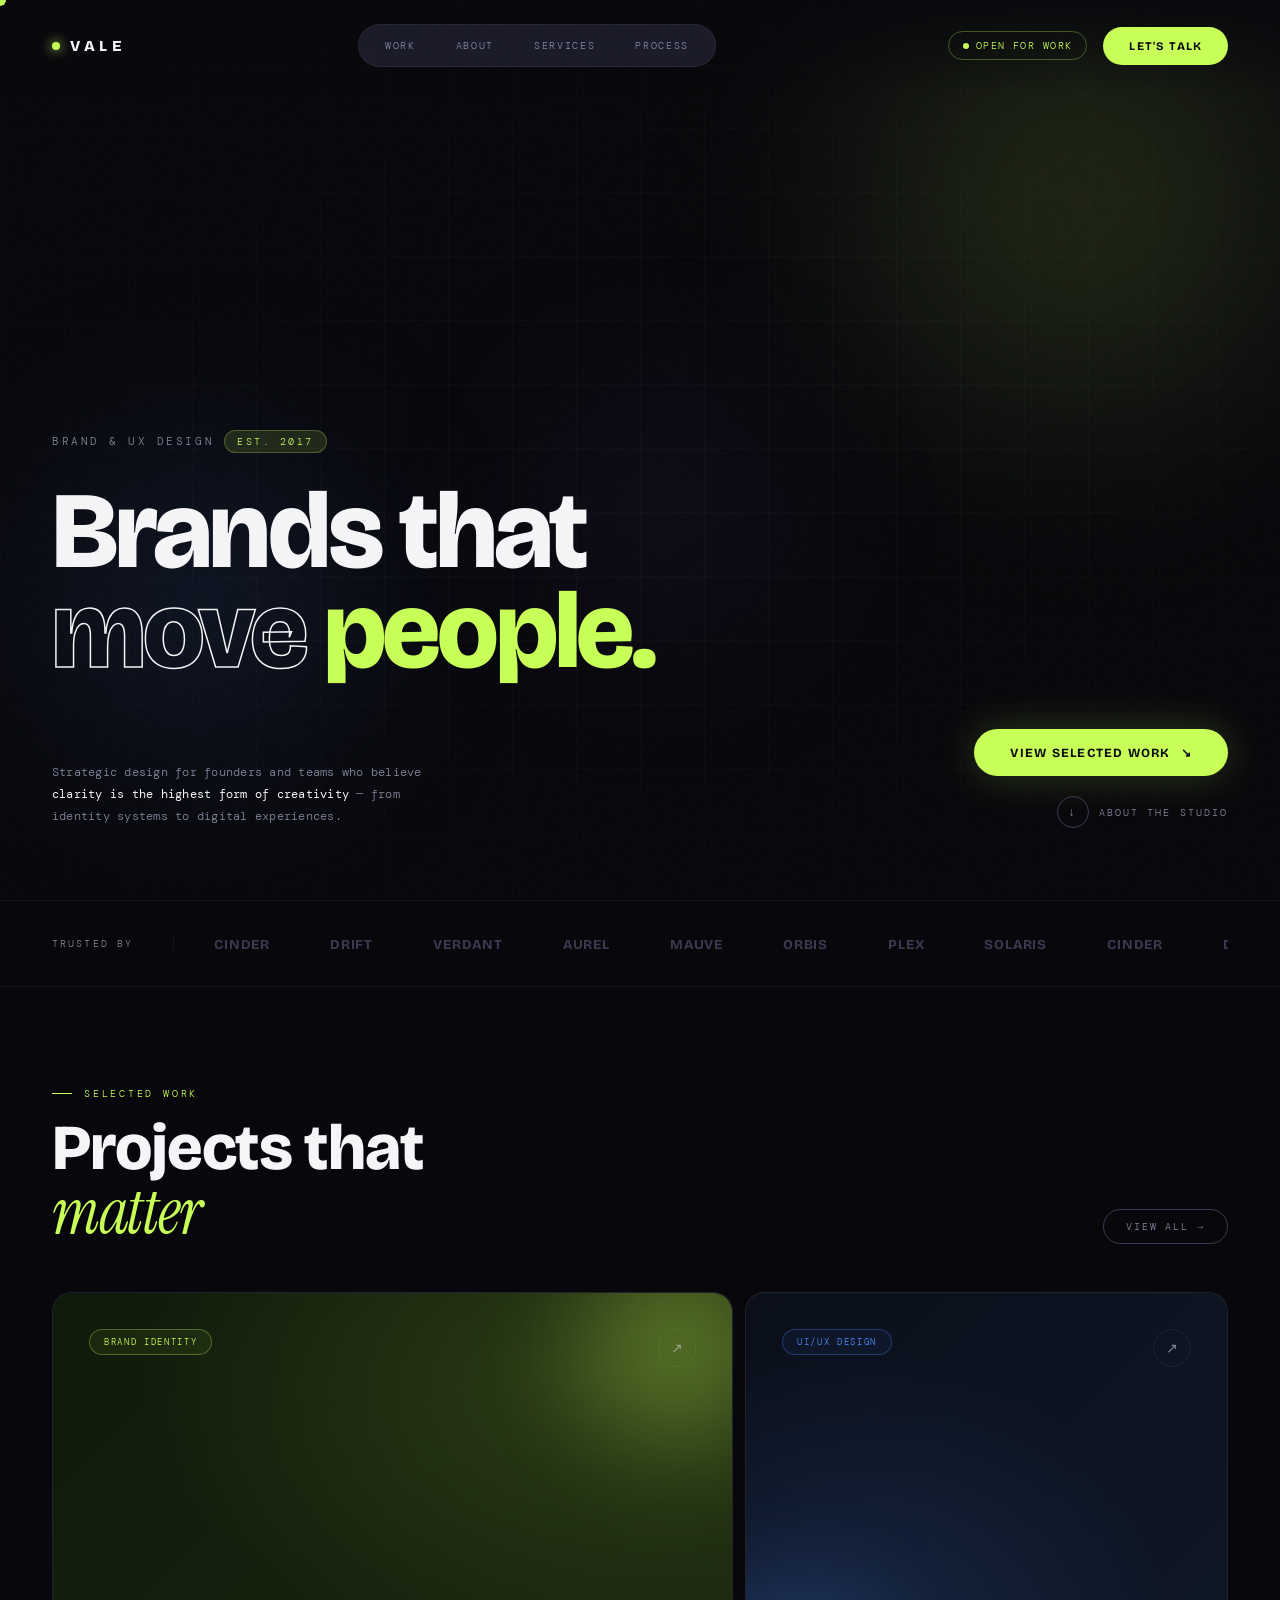
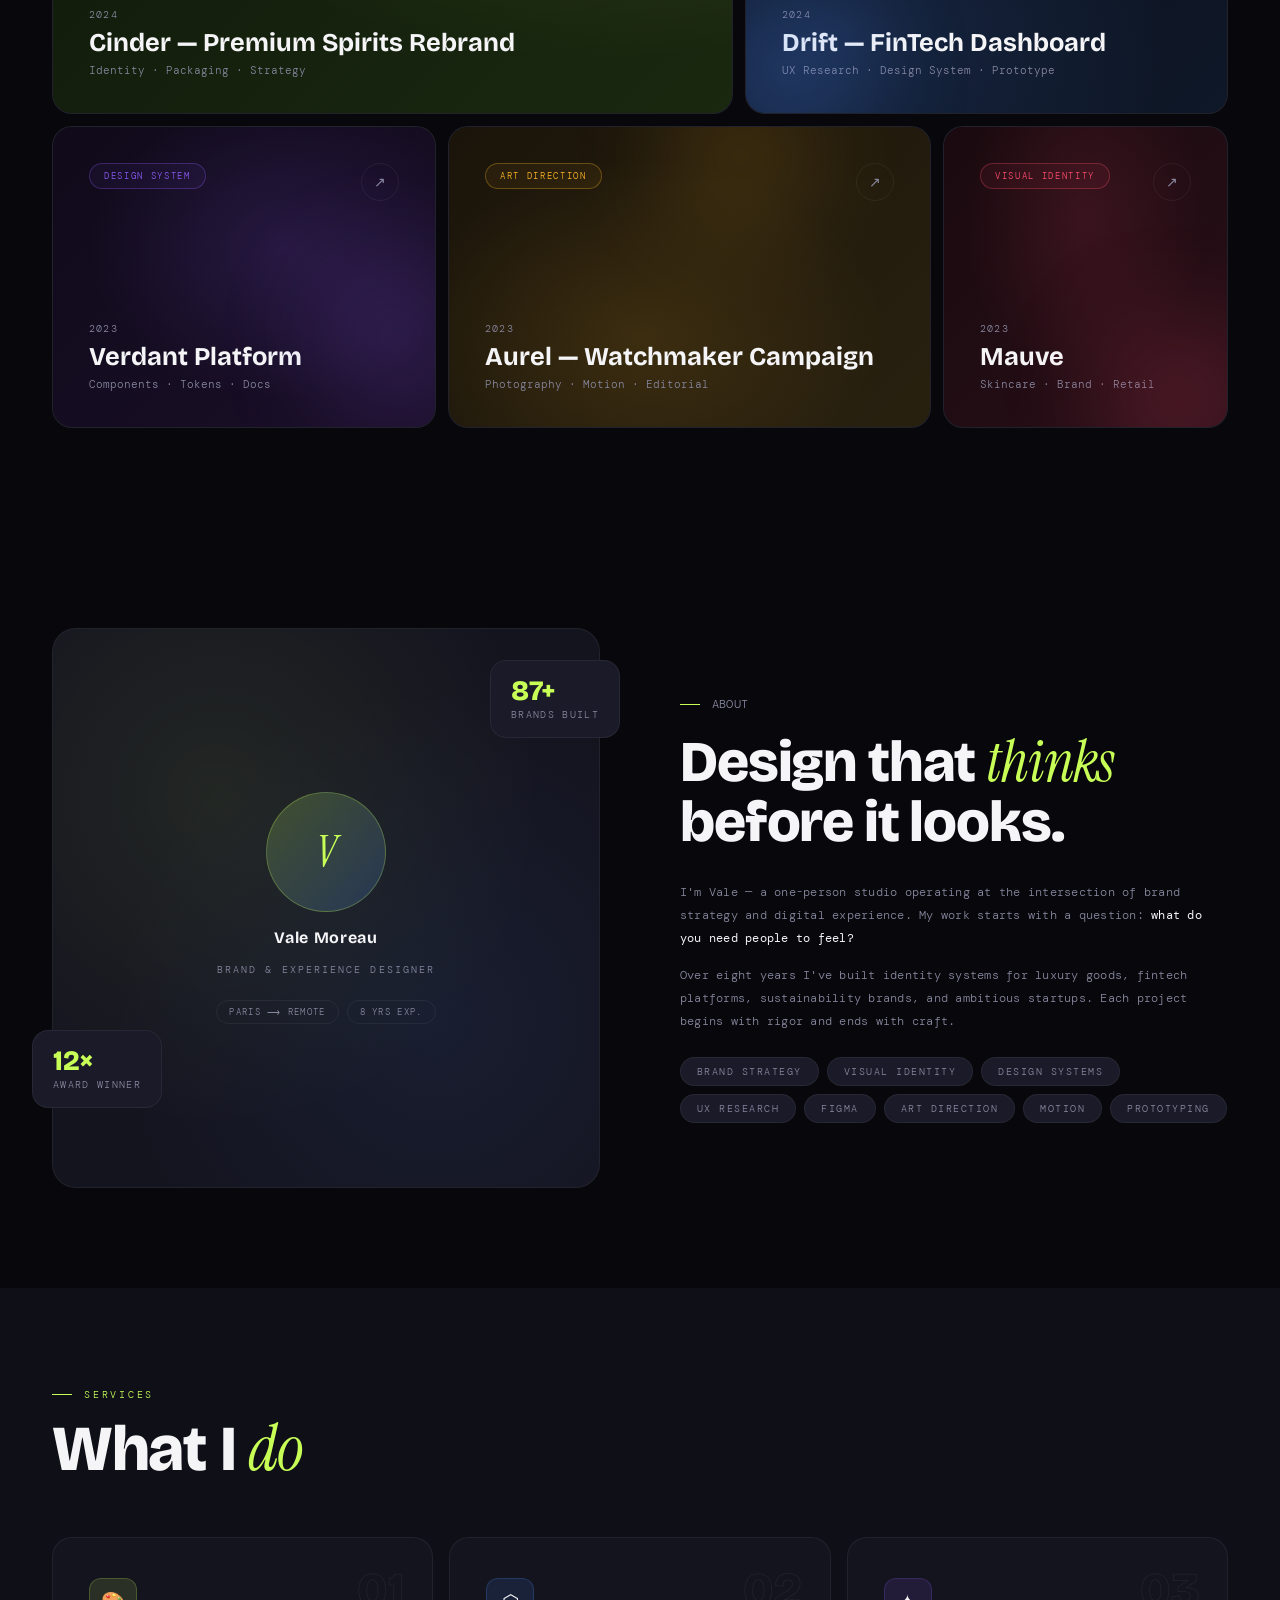
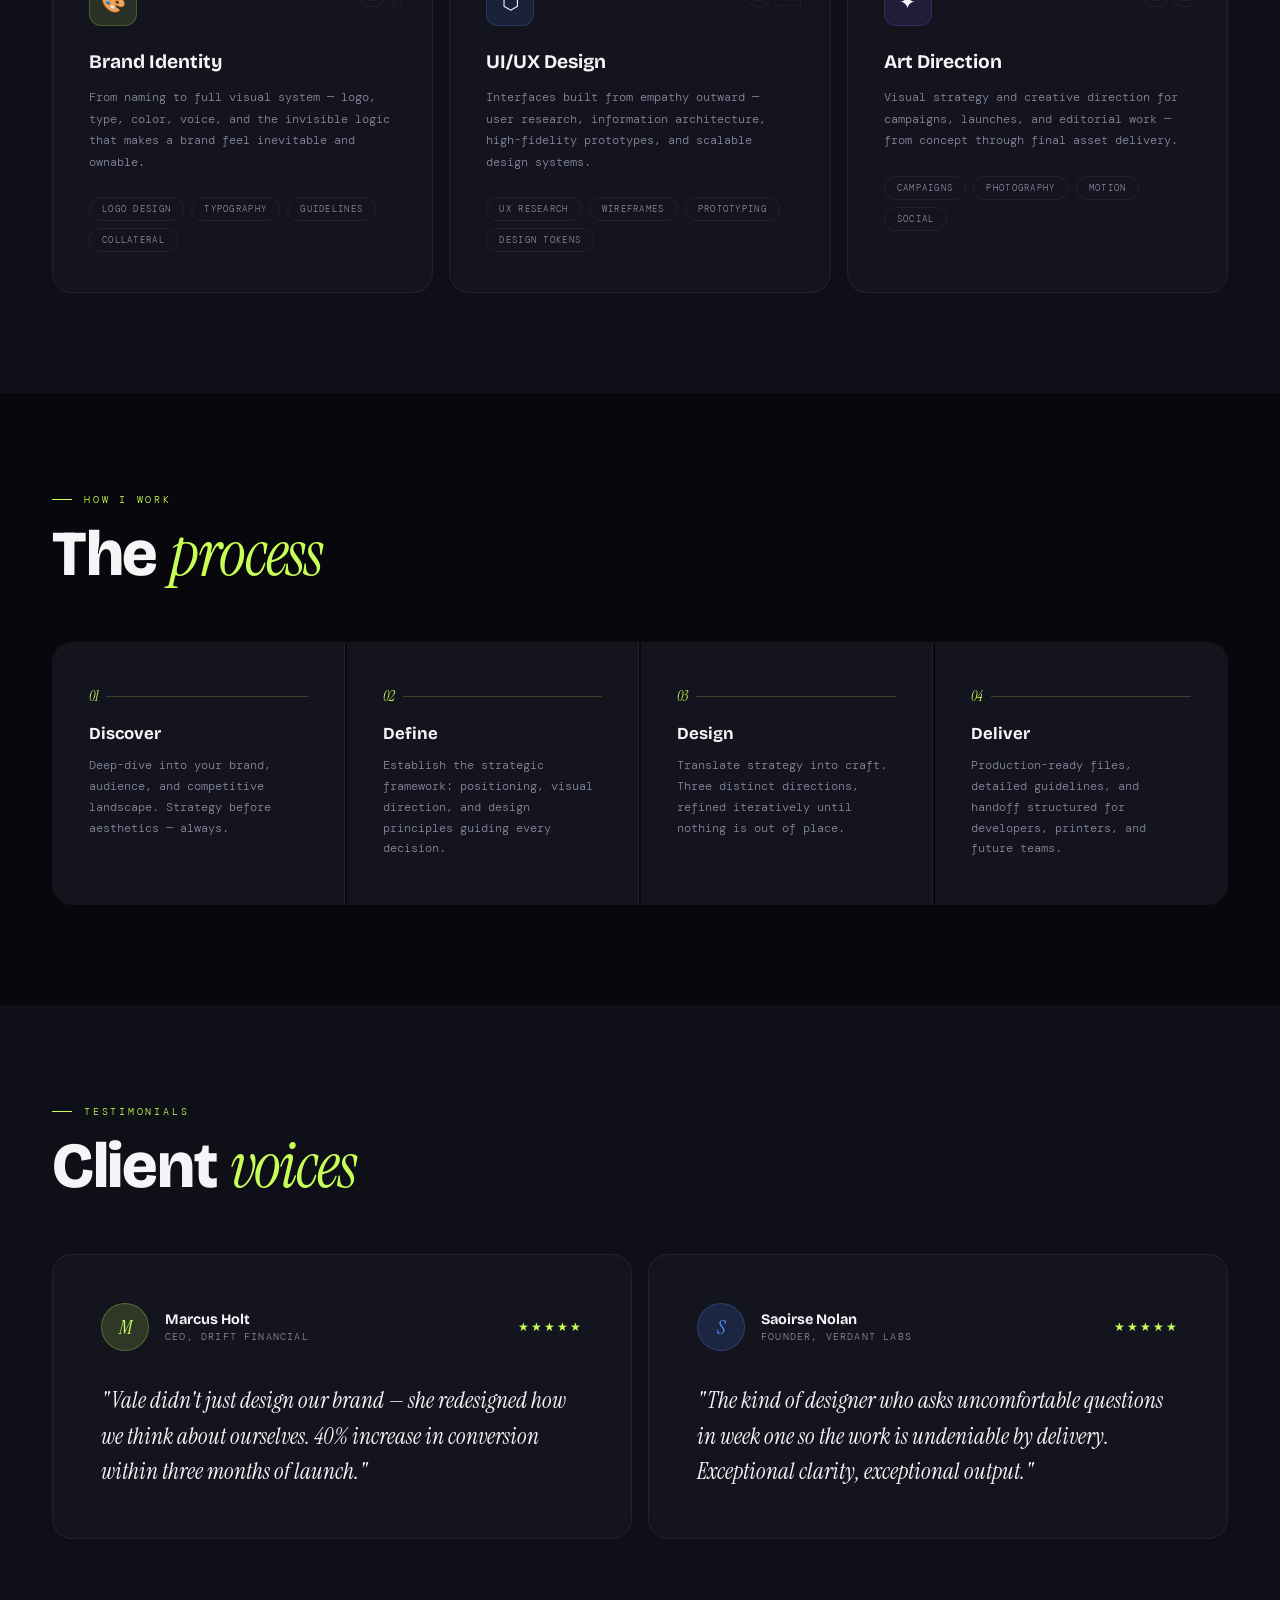
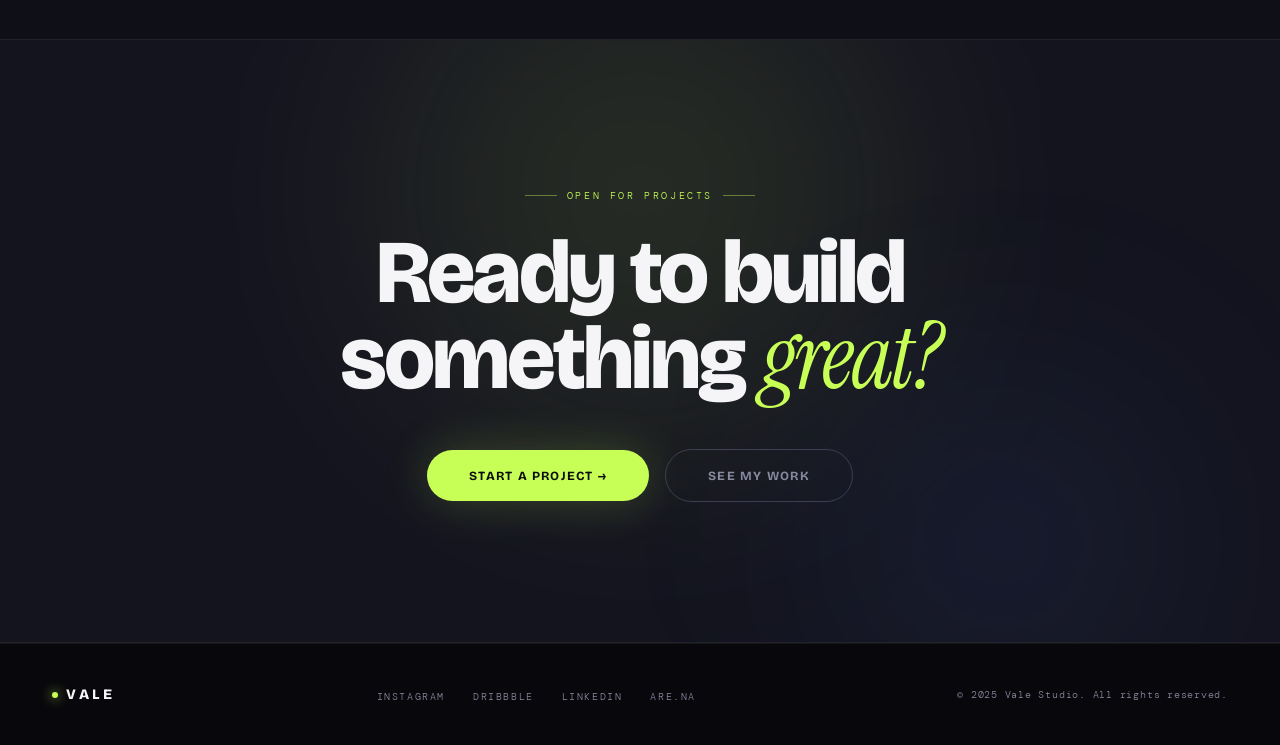
<file: designer-portfolio-v2.html>
<!DOCTYPE html>
<html lang="en">
<head>
<meta charset="UTF-8">
<meta name="viewport" content="width=device-width, initial-scale=1.0">
<title>VALE — Brand & Experience Design</title>
<link href="https://fonts.googleapis.com/css2?family=Bricolage+Grotesque:wght@300;400;500;700;800&family=Instrument+Serif:ital@0;1&family=DM+Mono:wght@300;400&display=swap" rel="stylesheet">
<style>
  :root {
    --void:    #08080C;
    --deep:    #0F0F18;
    --surface: #14141F;
    --panel:   #1A1A28;
    --rim:     rgba(255,255,255,0.06);

    --lime:    #C8FF57;
    --lime-dim:#9FCC38;
    --blue:    #4F8EFF;
    --violet:  #8B5CF6;
    --rose:    #FF4D6D;
    --amber:   #FFB627;

    --white:   #F5F5F7;
    --muted:   #8888A0;
    --subtle:  #3A3A52;
  }

  *, *::before, *::after { margin: 0; padding: 0; box-sizing: border-box; }
  html { scroll-behavior: smooth; overflow-x: hidden; }

  body {
    background: var(--void);
    color: var(--white);
    font-family: 'DM Mono', monospace;
    font-weight: 300;
    cursor: none;
    overflow-x: hidden;
  }

  /* ── CURSOR ── */
  #cur {
    position: fixed; width: 12px; height: 12px;
    background: var(--lime); border-radius: 50%;
    pointer-events: none; z-index: 9999;
    transform: translate(-50%,-50%);
    transition: width .25s, height .25s, background .25s;
    mix-blend-mode: exclusion;
  }
  #cur-ring {
    position: fixed; width: 40px; height: 40px;
    border: 1.5px solid rgba(200,255,87,.35);
    border-radius: 50%; pointer-events: none; z-index: 9998;
    transform: translate(-50%,-50%);
    transition: all .14s ease;
  }

  /* ── NOISE ── */
  body::after {
    content:''; position:fixed; inset:0; pointer-events:none; z-index:8000;
    background-image: url("data:image/svg+xml,%3Csvg xmlns='http://www.w3.org/2000/svg' viewBox='0 0 300 300'%3E%3Cfilter id='n'%3E%3CfeTurbulence type='fractalNoise' baseFrequency='.75' numOctaves='4' stitchTiles='stitch'/%3E%3C/filter%3E%3Crect width='100%25' height='100%25' filter='url(%23n)' opacity='.035'/%3E%3C/svg%3E");
    opacity: .5;
  }

  /* ── NAV ── */
  nav {
    position: fixed; top: 0; left: 0; right: 0; z-index: 500;
    display: flex; justify-content: space-between; align-items: center;
    padding: 24px 52px;
    background: linear-gradient(to bottom, rgba(8,8,12,.9) 0%, transparent 100%);
    backdrop-filter: blur(0px);
  }
  .logo {
    font-family: 'Bricolage Grotesque', sans-serif;
    font-weight: 800; font-size: .95rem;
    letter-spacing: .3em; text-transform: uppercase;
    color: var(--white); text-decoration: none;
    display: flex; align-items: center; gap: 10px;
  }
  .logo-dot {
    width: 8px; height: 8px; border-radius: 50%;
    background: var(--lime);
    box-shadow: 0 0 12px var(--lime);
    animation: pulse 2.4s ease infinite;
  }
  @keyframes pulse {
    0%,100% { box-shadow: 0 0 8px var(--lime); }
    50%      { box-shadow: 0 0 22px var(--lime), 0 0 40px rgba(200,255,87,.3); }
  }
  .nav-center {
    display: flex; gap: 0;
    background: var(--panel); border: 1px solid var(--rim);
    border-radius: 100px; padding: 6px;
  }
  .nav-center a {
    font-size: .65rem; letter-spacing: .16em; text-transform: uppercase;
    color: var(--muted); text-decoration: none;
    padding: 8px 20px; border-radius: 100px;
    transition: all .25s;
  }
  .nav-center a:hover { color: var(--void); background: var(--lime); }
  .nav-right {
    display: flex; align-items: center; gap: 16px;
  }
  .avail-badge {
    font-size: .6rem; letter-spacing: .15em; text-transform: uppercase;
    color: var(--lime); border: 1px solid rgba(200,255,87,.3);
    padding: 7px 14px; border-radius: 100px;
    display: flex; align-items: center; gap: 7px;
  }
  .avail-dot { width: 6px; height: 6px; border-radius: 50%; background: var(--lime); animation: pulse 2s ease infinite; }
  .nav-cta {
    font-family: 'Bricolage Grotesque', sans-serif;
    font-weight: 700; font-size: .72rem;
    letter-spacing: .1em; text-transform: uppercase;
    background: var(--lime); color: var(--void);
    border: none; padding: 12px 26px; border-radius: 100px;
    cursor: none; transition: all .25s;
  }
  .nav-cta:hover { background: var(--white); transform: translateY(-1px); box-shadow: 0 8px 32px rgba(200,255,87,.25); }

  /* ── HERO ── */
  .hero {
    min-height: 100vh;
    display: grid;
    grid-template-rows: 1fr auto;
    padding: 0 52px 72px;
    position: relative; overflow: hidden;
  }

  /* Gradient orbs */
  .orb {
    position: absolute; border-radius: 50%;
    pointer-events: none; filter: blur(100px);
    animation: orbFloat 8s ease-in-out infinite;
  }
  .orb-1 { width: 600px; height: 600px; background: radial-gradient(circle, rgba(200,255,87,.18) 0%, transparent 70%); top: -100px; right: -100px; animation-delay: 0s; }
  .orb-2 { width: 400px; height: 400px; background: radial-gradient(circle, rgba(79,142,255,.2) 0%, transparent 70%); bottom: 100px; left: 0px; animation-delay: -3s; }
  .orb-3 { width: 300px; height: 300px; background: radial-gradient(circle, rgba(139,92,246,.15) 0%, transparent 70%); top: 40%; left: 40%; animation-delay: -5s; }
  @keyframes orbFloat {
    0%,100% { transform: translate(0,0) scale(1); }
    33%      { transform: translate(30px,-20px) scale(1.05); }
    66%      { transform: translate(-20px,30px) scale(.97); }
  }

  /* grid lines */
  .hero::before {
    content:''; position:absolute; inset:0; pointer-events:none;
    background-image:
      linear-gradient(rgba(255,255,255,.025) 1px, transparent 1px),
      linear-gradient(90deg, rgba(255,255,255,.025) 1px, transparent 1px);
    background-size: 64px 64px;
    mask-image: radial-gradient(ellipse 80% 80% at 50% 50%, black 30%, transparent 100%);
  }

  .hero-main {
    display: flex; flex-direction: column;
    justify-content: flex-end; padding-bottom: 48px;
    position: relative; z-index: 1;
  }
  .hero-eyebrow {
    display: inline-flex; align-items: center; gap: 10px;
    font-size: .66rem; letter-spacing: .24em; text-transform: uppercase;
    color: var(--muted); margin-bottom: 28px;
    opacity: 0; animation: slideUp .8s ease forwards .4s;
  }
  .hero-eyebrow span {
    background: rgba(200,255,87,.12); color: var(--lime);
    border: 1px solid rgba(200,255,87,.25);
    padding: 4px 12px; border-radius: 100px; font-size: .6rem;
  }
  .hero-title {
    font-family: 'Bricolage Grotesque', sans-serif;
    font-weight: 800;
    font-size: clamp(52px, 8.5vw, 128px);
    line-height: .92; letter-spacing: -.03em;
    max-width: 900px;
    opacity: 0; animation: slideUp .9s ease forwards .6s;
  }
  .hero-title .line-2 { color: transparent; -webkit-text-stroke: 1.5px var(--white); }
  .hero-title .accent { color: var(--lime); -webkit-text-stroke: 0; }

  .hero-footer {
    display: flex; align-items: flex-end;
    justify-content: space-between;
    position: relative; z-index: 1;
    opacity: 0; animation: slideUp .8s ease forwards .9s;
  }
  .hero-desc {
    font-size: .78rem; line-height: 1.75; color: var(--muted);
    max-width: 400px; letter-spacing: .02em;
  }
  .hero-desc strong { color: var(--white); font-weight: 400; }
  .hero-actions { display: flex; flex-direction: column; align-items: flex-end; gap: 20px; }
  .hero-cta-primary {
    font-family: 'Bricolage Grotesque', sans-serif;
    font-weight: 700; font-size: .78rem; letter-spacing: .1em;
    text-transform: uppercase; text-decoration: none;
    background: var(--lime); color: var(--void);
    padding: 16px 36px; border-radius: 100px;
    display: flex; align-items: center; gap: 10px;
    transition: all .3s;
    box-shadow: 0 0 40px rgba(200,255,87,.2);
  }
  .hero-cta-primary:hover { transform: translateY(-2px); box-shadow: 0 12px 48px rgba(200,255,87,.35); }
  .hero-cta-secondary {
    font-size: .65rem; letter-spacing: .2em; text-transform: uppercase;
    color: var(--muted); text-decoration: none;
    display: flex; align-items: center; gap: 10px;
    transition: color .3s;
  }
  .hero-cta-secondary:hover { color: var(--white); }
  .scroll-arrow {
    width: 32px; height: 32px; border: 1px solid var(--subtle);
    border-radius: 50%; display: flex; align-items: center; justify-content: center;
    font-size: 12px; transition: all .3s;
  }
  .hero-cta-secondary:hover .scroll-arrow { border-color: var(--white); }

  /* ── LOGOS ── */
  .logos-band {
    padding: 32px 52px;
    border-top: 1px solid var(--rim);
    border-bottom: 1px solid var(--rim);
    display: flex; align-items: center; gap: 0;
    overflow: hidden;
  }
  .logos-label {
    font-size: .6rem; letter-spacing: .22em; text-transform: uppercase;
    color: var(--muted); white-space: nowrap; padding-right: 40px;
    border-right: 1px solid var(--rim); flex-shrink: 0;
  }
  .logos-track-wrap { overflow: hidden; flex: 1; margin-left: 40px; }
  .logos-track {
    display: inline-flex; gap: 60px;
    animation: marquee 22s linear infinite;
    white-space: nowrap;
  }
  .logo-name {
    font-family: 'Bricolage Grotesque', sans-serif;
    font-weight: 700; font-size: .85rem; letter-spacing: .06em;
    color: var(--subtle); text-transform: uppercase; transition: color .3s;
  }
  .logo-name:hover { color: var(--muted); }
  @keyframes marquee { 0% { transform: translateX(0); } 100% { transform: translateX(-50%); } }

  /* ── BENTO WORK ── */
  .work-section { padding: 100px 52px; }
  .section-header {
    display: flex; justify-content: space-between; align-items: flex-end;
    margin-bottom: 48px;
  }
  .section-label {
    font-size: .62rem; letter-spacing: .28em; text-transform: uppercase;
    color: var(--lime); display: flex; align-items: center; gap: 12px;
    margin-bottom: 16px;
  }
  .section-label::before { content:''; width: 20px; height: 1px; background: var(--lime); }
  .section-title {
    font-family: 'Bricolage Grotesque', sans-serif;
    font-weight: 800; font-size: clamp(36px, 5vw, 72px);
    line-height: 1; letter-spacing: -.02em;
  }
  .section-title em {
    font-family: 'Instrument Serif', serif;
    font-style: italic; font-weight: 400;
    color: var(--lime);
  }
  .see-all {
    font-size: .65rem; letter-spacing: .18em; text-transform: uppercase;
    color: var(--muted); text-decoration: none;
    border: 1px solid var(--subtle); padding: 10px 22px; border-radius: 100px;
    transition: all .3s;
  }
  .see-all:hover { color: var(--lime); border-color: rgba(200,255,87,.4); }

  .bento {
    display: grid;
    grid-template-columns: repeat(12, 1fr);
    grid-template-rows: auto;
    gap: 12px;
  }
  .bento-card {
    background: var(--surface);
    border: 1px solid var(--rim);
    border-radius: 20px;
    overflow: hidden; position: relative;
    cursor: none; transition: border-color .35s, transform .35s;
  }
  .bento-card:hover { border-color: rgba(200,255,87,.25); transform: translateY(-3px); }
  .bento-card:nth-child(1) { grid-column: span 7; }
  .bento-card:nth-child(2) { grid-column: span 5; }
  .bento-card:nth-child(3) { grid-column: span 4; }
  .bento-card:nth-child(4) { grid-column: span 5; }
  .bento-card:nth-child(5) { grid-column: span 3; }

  .card-inner {
    padding: 36px; height: 100%; min-height: 300px;
    display: flex; flex-direction: column;
    justify-content: space-between; position: relative; overflow: hidden;
  }
  .bento-card:nth-child(1) .card-inner { min-height: 420px; }

  /* Per-card gradient backgrounds */
  .bg-1 { background: radial-gradient(ellipse at 80% 20%, rgba(200,255,87,.12) 0%, transparent 60%), linear-gradient(135deg, #0F1A0A 0%, #1A2810 100%); }
  .bg-2 { background: radial-gradient(ellipse at 20% 80%, rgba(79,142,255,.15) 0%, transparent 60%), linear-gradient(135deg, #0A0F1A 0%, #0F1828 100%); }
  .bg-3 { background: radial-gradient(ellipse at 60% 40%, rgba(139,92,246,.15) 0%, transparent 60%), linear-gradient(135deg, #100A1A 0%, #1A0F28 100%); }
  .bg-4 { background: radial-gradient(ellipse at 40% 70%, rgba(255,182,39,.12) 0%, transparent 60%), linear-gradient(135deg, #1A140A 0%, #28200F 100%); }
  .bg-5 { background: radial-gradient(ellipse at 50% 30%, rgba(255,77,109,.12) 0%, transparent 60%), linear-gradient(135deg, #1A0A0F 0%, #280F18 100%); }

  .card-top { display: flex; justify-content: space-between; align-items: flex-start; }
  .card-tag {
    font-size: .58rem; letter-spacing: .18em; text-transform: uppercase;
    padding: 6px 14px; border-radius: 100px; border: 1px solid;
  }
  .tag-lime { color: var(--lime); border-color: rgba(200,255,87,.3); background: rgba(200,255,87,.06); }
  .tag-blue { color: var(--blue); border-color: rgba(79,142,255,.3); background: rgba(79,142,255,.06); }
  .tag-violet { color: var(--violet); border-color: rgba(139,92,246,.3); background: rgba(139,92,246,.06); }
  .tag-amber { color: var(--amber); border-color: rgba(255,182,39,.3); background: rgba(255,182,39,.06); }
  .tag-rose { color: var(--rose); border-color: rgba(255,77,109,.3); background: rgba(255,77,109,.06); }

  .card-arrow {
    width: 38px; height: 38px; border-radius: 50%;
    border: 1px solid var(--rim); display: flex;
    align-items: center; justify-content: center;
    font-size: 14px; color: var(--muted);
    transition: all .3s;
  }
  .bento-card:hover .card-arrow { background: var(--lime); border-color: var(--lime); color: var(--void); transform: rotate(-45deg); }

  .card-bottom {}
  .card-year { font-size: .62rem; color: var(--muted); letter-spacing: .12em; margin-bottom: 8px; }
  .card-title {
    font-family: 'Bricolage Grotesque', sans-serif;
    font-weight: 700; font-size: clamp(18px, 2vw, 28px);
    line-height: 1.1; color: var(--white);
  }
  .card-sub { font-size: .7rem; color: var(--muted); margin-top: 6px; }

  /* decorative shape per card */
  .card-deco {
    position: absolute; pointer-events: none;
    border-radius: 50%; filter: blur(60px); opacity: .35;
  }
  .deco-1 { width: 180px; height: 180px; background: var(--lime); top: -40px; right: -40px; }
  .deco-2 { width: 140px; height: 140px; background: var(--blue); bottom: -30px; left: -30px; }
  .deco-3 { width: 120px; height: 120px; background: var(--violet); top: 50%; right: -20px; }
  .deco-4 { width: 100px; height: 100px; background: var(--amber); top: -20px; left: 50%; }
  .deco-5 { width: 120px; height: 120px; background: var(--rose); bottom: -30px; right: -10px; }

  /* ── ABOUT ── */
  .about-section { padding: 100px 52px; }
  .about-grid { display: grid; grid-template-columns: 1fr 1fr; gap: 80px; align-items: center; }
  .about-visual {
    position: relative; height: 560px;
    border-radius: 24px; overflow: hidden;
    border: 1px solid var(--rim);
    background: var(--surface);
  }
  .about-visual-bg {
    position: absolute; inset: 0;
    background:
      radial-gradient(ellipse at 30% 30%, rgba(200,255,87,.08) 0%, transparent 60%),
      radial-gradient(ellipse at 70% 70%, rgba(79,142,255,.08) 0%, transparent 60%);
  }
  .about-visual-center {
    position: absolute; inset: 0;
    display: flex; flex-direction: column;
    align-items: center; justify-content: center; gap: 16px;
  }
  .av-avatar {
    width: 120px; height: 120px; border-radius: 50%;
    background: linear-gradient(135deg, rgba(200,255,87,.2), rgba(79,142,255,.2));
    border: 1px solid rgba(200,255,87,.25);
    display: flex; align-items: center; justify-content: center;
    font-family: 'Instrument Serif', serif; font-size: 44px; font-style: italic;
    color: var(--lime);
  }
  .av-name {
    font-family: 'Bricolage Grotesque', sans-serif;
    font-weight: 700; font-size: 1rem; letter-spacing: .04em;
  }
  .av-role { font-size: .65rem; letter-spacing: .2em; text-transform: uppercase; color: var(--muted); }
  .av-chips { display: flex; gap: 8px; flex-wrap: wrap; justify-content: center; margin-top: 8px; }
  .av-chip {
    font-size: .58rem; letter-spacing: .14em; text-transform: uppercase;
    padding: 5px 12px; border-radius: 100px;
    border: 1px solid var(--rim); color: var(--muted);
  }

  /* Floating stat cards */
  .stat-float {
    position: absolute; background: var(--panel);
    border: 1px solid var(--rim); border-radius: 16px;
    padding: 16px 20px; backdrop-filter: blur(10px);
  }
  .sf-1 { top: 32px; right: -20px; }
  .sf-2 { bottom: 80px; left: -20px; }
  .sf-3 { top: 50%; right: -16px; transform: translateY(-50%); }
  .sf-num {
    font-family: 'Bricolage Grotesque', sans-serif;
    font-weight: 800; font-size: 28px; line-height: 1;
    color: var(--lime);
  }
  .sf-label { font-size: .6rem; letter-spacing: .14em; text-transform: uppercase; color: var(--muted); margin-top: 3px; }

  .about-text {}
  .about-text h2 {
    font-family: 'Bricolage Grotesque', sans-serif;
    font-weight: 800; font-size: clamp(36px, 4.5vw, 64px);
    line-height: 1.05; letter-spacing: -.02em; margin-bottom: 28px;
  }
  .about-text h2 em {
    font-family: 'Instrument Serif', serif; font-style: italic; font-weight: 400;
    color: var(--lime);
  }
  .about-text p {
    font-size: .78rem; line-height: 1.85; color: var(--muted);
    letter-spacing: .02em; margin-bottom: 14px;
  }
  .about-text p strong { color: var(--white); font-weight: 400; }
  .skills-row { display: flex; flex-wrap: wrap; gap: 8px; margin-top: 24px; }
  .skill-pill {
    font-size: .62rem; letter-spacing: .15em; text-transform: uppercase;
    padding: 7px 16px; border-radius: 100px;
    background: var(--panel); border: 1px solid var(--rim); color: var(--muted);
    transition: all .25s;
  }
  .skill-pill:hover { border-color: rgba(200,255,87,.35); color: var(--lime); background: rgba(200,255,87,.05); }

  /* ── SERVICES ── */
  .services-section { padding: 100px 52px; background: var(--deep); }
  .services-grid { display: grid; grid-template-columns: repeat(3, 1fr); gap: 16px; margin-top: 56px; }
  .svc-card {
    background: var(--surface); border: 1px solid var(--rim);
    border-radius: 20px; padding: 40px 36px;
    position: relative; overflow: hidden;
    transition: border-color .35s, transform .3s;
  }
  .svc-card:hover { border-color: rgba(200,255,87,.25); transform: translateY(-4px); }
  .svc-card::before {
    content: ''; position: absolute;
    bottom: 0; left: 0; right: 0; height: 2px;
    background: linear-gradient(90deg, var(--lime), var(--blue));
    transform: scaleX(0); transform-origin: left;
    transition: transform .4s ease;
  }
  .svc-card:hover::before { transform: scaleX(1); }
  .svc-icon {
    width: 48px; height: 48px; border-radius: 12px;
    display: flex; align-items: center; justify-content: center;
    font-size: 20px; margin-bottom: 24px;
  }
  .icon-lime { background: rgba(200,255,87,.12); border: 1px solid rgba(200,255,87,.2); }
  .icon-blue { background: rgba(79,142,255,.12); border: 1px solid rgba(79,142,255,.2); }
  .icon-violet { background: rgba(139,92,246,.12); border: 1px solid rgba(139,92,246,.2); }
  .svc-num {
    position: absolute; top: 28px; right: 28px;
    font-family: 'Bricolage Grotesque', sans-serif; font-weight: 800;
    font-size: 48px; color: transparent;
    -webkit-text-stroke: 1px rgba(255,255,255,.05); line-height: 1;
  }
  .svc-name {
    font-family: 'Bricolage Grotesque', sans-serif;
    font-weight: 700; font-size: 1.2rem; margin-bottom: 14px;
  }
  .svc-desc { font-size: .75rem; line-height: 1.8; color: var(--muted); }
  .svc-tags { display: flex; flex-wrap: wrap; gap: 7px; margin-top: 24px; }
  .svc-tag {
    font-size: .58rem; letter-spacing: .14em; text-transform: uppercase;
    padding: 5px 12px; border-radius: 100px;
    border: 1px solid var(--rim); color: var(--muted);
  }

  /* ── PROCESS ── */
  .process-section { padding: 100px 52px; }
  .process-row { display: grid; grid-template-columns: repeat(4, 1fr); gap: 2px; margin-top: 56px; border: 1px solid var(--rim); border-radius: 20px; overflow: hidden; }
  .proc-step {
    padding: 44px 36px; background: var(--surface);
    border-right: 1px solid var(--rim); position: relative;
    transition: background .3s;
  }
  .proc-step:last-child { border-right: none; }
  .proc-step:hover { background: var(--panel); }
  .proc-idx {
    font-family: 'Instrument Serif', serif; font-style: italic;
    font-size: .9rem; color: var(--lime); margin-bottom: 18px;
    display: flex; align-items: center; gap: 8px;
  }
  .proc-idx::after { content: ''; flex: 1; height: 1px; background: rgba(200,255,87,.2); }
  .proc-title {
    font-family: 'Bricolage Grotesque', sans-serif;
    font-weight: 700; font-size: 1.05rem; margin-bottom: 12px;
  }
  .proc-desc { font-size: .72rem; line-height: 1.8; color: var(--muted); }

  /* ── TESTIMONIALS ── */
  .testi-section { padding: 100px 52px; background: var(--deep); }
  .testi-grid { display: grid; grid-template-columns: 1fr 1fr; gap: 16px; margin-top: 56px; }
  .testi-card {
    background: var(--surface); border: 1px solid var(--rim);
    border-radius: 20px; padding: 48px;
    transition: border-color .35s;
  }
  .testi-card:hover { border-color: rgba(200,255,87,.2); }
  .testi-header { display: flex; align-items: center; gap: 16px; margin-bottom: 32px; }
  .testi-avatar {
    width: 48px; height: 48px; border-radius: 50%;
    display: flex; align-items: center; justify-content: center;
    font-family: 'Instrument Serif', serif; font-size: 20px; font-style: italic;
    flex-shrink: 0;
  }
  .av-a { background: rgba(200,255,87,.15); border: 1px solid rgba(200,255,87,.25); color: var(--lime); }
  .av-b { background: rgba(79,142,255,.15); border: 1px solid rgba(79,142,255,.25); color: var(--blue); }
  .testi-info-name { font-family: 'Bricolage Grotesque', sans-serif; font-weight: 700; font-size: .9rem; }
  .testi-info-role { font-size: .62rem; letter-spacing: .12em; text-transform: uppercase; color: var(--muted); margin-top: 2px; }
  .stars { color: var(--lime); font-size: 12px; letter-spacing: 2px; margin-left: auto; }
  .testi-quote {
    font-family: 'Instrument Serif', serif; font-style: italic;
    font-size: clamp(18px, 1.8vw, 24px); line-height: 1.55;
    color: var(--white);
  }

  /* ── CTA ── */
  .cta-section {
    padding: 140px 52px;
    text-align: center; position: relative; overflow: hidden;
    background: var(--surface);
    border-top: 1px solid var(--rim);
    border-bottom: 1px solid var(--rim);
  }
  .cta-orb {
    position: absolute; border-radius: 50%; filter: blur(120px); pointer-events: none;
  }
  .corb-1 { width: 500px; height: 500px; background: rgba(200,255,87,.1); top: -100px; left: 50%; transform: translateX(-50%); }
  .corb-2 { width: 300px; height: 300px; background: rgba(79,142,255,.1); bottom: -50px; right: 10%; }
  .cta-eyebrow {
    display: inline-flex; align-items: center; gap: 10px;
    font-size: .65rem; letter-spacing: .25em; text-transform: uppercase;
    color: var(--lime); margin-bottom: 28px;
  }
  .cta-eyebrow::before, .cta-eyebrow::after { content: ''; width: 32px; height: 1px; background: rgba(200,255,87,.4); }
  .cta-title {
    font-family: 'Bricolage Grotesque', sans-serif;
    font-weight: 800; font-size: clamp(44px, 7vw, 100px);
    line-height: .95; letter-spacing: -.03em; margin-bottom: 48px;
    position: relative;
  }
  .cta-title em {
    font-family: 'Instrument Serif', serif; font-style: italic;
    font-weight: 400; color: var(--lime);
  }
  .cta-buttons { display: flex; align-items: center; justify-content: center; gap: 16px; }
  .btn-primary {
    font-family: 'Bricolage Grotesque', sans-serif;
    font-weight: 700; font-size: .78rem; letter-spacing: .1em; text-transform: uppercase;
    text-decoration: none;
    background: var(--lime); color: var(--void);
    padding: 18px 42px; border-radius: 100px;
    display: inline-flex; align-items: center; gap: 10px;
    transition: all .3s; box-shadow: 0 0 48px rgba(200,255,87,.2);
  }
  .btn-primary:hover { transform: translateY(-2px); box-shadow: 0 16px 56px rgba(200,255,87,.35); }
  .btn-ghost {
    font-family: 'Bricolage Grotesque', sans-serif;
    font-weight: 700; font-size: .78rem; letter-spacing: .1em; text-transform: uppercase;
    text-decoration: none; color: var(--muted);
    padding: 18px 42px; border-radius: 100px;
    border: 1px solid var(--subtle);
    display: inline-flex; align-items: center; gap: 10px;
    transition: all .3s;
  }
  .btn-ghost:hover { color: var(--white); border-color: var(--white); }

  /* ── FOOTER ── */
  footer {
    padding: 40px 52px;
    display: flex; justify-content: space-between; align-items: center;
    border-top: 1px solid var(--rim);
  }
  .foot-logo {
    font-family: 'Bricolage Grotesque', sans-serif;
    font-weight: 800; font-size: .9rem; letter-spacing: .25em;
    text-transform: uppercase; text-decoration: none;
    color: var(--white); display: flex; align-items: center; gap: 8px;
  }
  .foot-links { display: flex; gap: 28px; list-style: none; }
  .foot-links a {
    font-size: .62rem; letter-spacing: .16em; text-transform: uppercase;
    color: var(--muted); text-decoration: none; transition: color .25s;
  }
  .foot-links a:hover { color: var(--lime); }
  .foot-copy { font-size: .6rem; color: var(--muted); letter-spacing: .08em; }

  /* ── ANIMS ── */
  @keyframes slideUp {
    from { opacity: 0; transform: translateY(28px); }
    to   { opacity: 1; transform: translateY(0); }
  }
  .reveal {
    opacity: 0; transform: translateY(32px);
    transition: opacity .85s ease, transform .85s ease;
  }
  .reveal.in { opacity: 1; transform: translateY(0); }
</style>
</head>
<body>

<div id="cur"></div>
<div id="cur-ring"></div>

<!-- NAV -->
<nav>
  <a href="#" class="logo"><span class="logo-dot"></span> Vale</a>
  <div class="nav-center">
    <a href="#work">Work</a>
    <a href="#about">About</a>
    <a href="#services">Services</a>
    <a href="#process">Process</a>
  </div>
  <div class="nav-right">
    <div class="avail-badge"><span class="avail-dot"></span> Open for work</div>
    <button class="nav-cta">Let's Talk</button>
  </div>
</nav>

<!-- HERO -->
<section class="hero">
  <div class="orb orb-1"></div>
  <div class="orb orb-2"></div>
  <div class="orb orb-3"></div>

  <div class="hero-main">
    <p class="hero-eyebrow">
      Brand & UX Design
      <span>Est. 2017</span>
    </p>
    <h1 class="hero-title">
      Brands that<br>
      <span class="line-2">move&nbsp;</span><span class="accent">people.</span>
    </h1>
  </div>

  <div class="hero-footer">
    <p class="hero-desc">
      Strategic design for founders and teams who believe <strong>clarity is the highest form of creativity</strong> — from identity systems to digital experiences.
    </p>
    <div class="hero-actions">
      <a href="#work" class="hero-cta-primary">View Selected Work <span>↘</span></a>
      <a href="#about" class="hero-cta-secondary">
        <div class="scroll-arrow">↓</div>
        About the studio
      </a>
    </div>
  </div>
</section>

<!-- LOGOS -->
<div class="logos-band">
  <span class="logos-label">Trusted by</span>
  <div class="logos-track-wrap">
    <div class="logos-track">
      <span class="logo-name">Cinder</span>
      <span class="logo-name">Drift</span>
      <span class="logo-name">Verdant</span>
      <span class="logo-name">Aurel</span>
      <span class="logo-name">Mauve</span>
      <span class="logo-name">Orbis</span>
      <span class="logo-name">Plex</span>
      <span class="logo-name">Solaris</span>
      <span class="logo-name">Cinder</span>
      <span class="logo-name">Drift</span>
      <span class="logo-name">Verdant</span>
      <span class="logo-name">Aurel</span>
      <span class="logo-name">Mauve</span>
      <span class="logo-name">Orbis</span>
      <span class="logo-name">Plex</span>
      <span class="logo-name">Solaris</span>
    </div>
  </div>
</div>

<!-- WORK -->
<section class="work-section" id="work">
  <div class="section-header reveal">
    <div>
      <p class="section-label">Selected Work</p>
      <h2 class="section-title">Projects that<br><em>matter</em></h2>
    </div>
    <a href="#" class="see-all">View all →</a>
  </div>

  <div class="bento reveal">
    <!-- Card 1 -->
    <div class="bento-card">
      <div class="card-inner bg-1">
        <div class="card-deco deco-1"></div>
        <div class="card-top">
          <span class="card-tag tag-lime">Brand Identity</span>
          <div class="card-arrow">↗</div>
        </div>
        <div class="card-bottom">
          <div class="card-year">2024</div>
          <div class="card-title">Cinder — Premium Spirits Rebrand</div>
          <div class="card-sub">Identity · Packaging · Strategy</div>
        </div>
      </div>
    </div>
    <!-- Card 2 -->
    <div class="bento-card">
      <div class="card-inner bg-2">
        <div class="card-deco deco-2"></div>
        <div class="card-top">
          <span class="card-tag tag-blue">UI/UX Design</span>
          <div class="card-arrow">↗</div>
        </div>
        <div class="card-bottom">
          <div class="card-year">2024</div>
          <div class="card-title">Drift — FinTech Dashboard</div>
          <div class="card-sub">UX Research · Design System · Prototype</div>
        </div>
      </div>
    </div>
    <!-- Card 3 -->
    <div class="bento-card">
      <div class="card-inner bg-3">
        <div class="card-deco deco-3"></div>
        <div class="card-top">
          <span class="card-tag tag-violet">Design System</span>
          <div class="card-arrow">↗</div>
        </div>
        <div class="card-bottom">
          <div class="card-year">2023</div>
          <div class="card-title">Verdant Platform</div>
          <div class="card-sub">Components · Tokens · Docs</div>
        </div>
      </div>
    </div>
    <!-- Card 4 -->
    <div class="bento-card">
      <div class="card-inner bg-4">
        <div class="card-deco deco-4"></div>
        <div class="card-top">
          <span class="card-tag tag-amber">Art Direction</span>
          <div class="card-arrow">↗</div>
        </div>
        <div class="card-bottom">
          <div class="card-year">2023</div>
          <div class="card-title">Aurel — Watchmaker Campaign</div>
          <div class="card-sub">Photography · Motion · Editorial</div>
        </div>
      </div>
    </div>
    <!-- Card 5 -->
    <div class="bento-card">
      <div class="card-inner bg-5">
        <div class="card-deco deco-5"></div>
        <div class="card-top">
          <span class="card-tag tag-rose">Visual Identity</span>
          <div class="card-arrow">↗</div>
        </div>
        <div class="card-bottom">
          <div class="card-year">2023</div>
          <div class="card-title">Mauve</div>
          <div class="card-sub">Skincare · Brand · Retail</div>
        </div>
      </div>
    </div>
  </div>
</section>

<!-- ABOUT -->
<section class="about-section" id="about">
  <div class="about-grid reveal">
    <div style="position:relative;">
      <div class="about-visual">
        <div class="about-visual-bg"></div>
        <div class="about-visual-center">
          <div class="av-avatar">V</div>
          <div class="av-name">Vale Moreau</div>
          <div class="av-role">Brand & Experience Designer</div>
          <div class="av-chips">
            <span class="av-chip">Paris ⟶ Remote</span>
            <span class="av-chip">8 yrs exp.</span>
          </div>
        </div>
      </div>
      <!-- floating stat cards -->
      <div class="stat-float sf-1">
        <div class="sf-num">87+</div>
        <div class="sf-label">Brands Built</div>
      </div>
      <div class="stat-float sf-2">
        <div class="sf-num">12×</div>
        <div class="sf-label">Award Winner</div>
      </div>
    </div>

    <div class="about-text">
      <p class="section-label" style="margin-bottom:16px;">About</p>
      <h2>Design that <em>thinks</em><br>before it looks.</h2>
      <p>I'm Vale — a one-person studio operating at the intersection of brand strategy and digital experience. My work starts with a question: <strong>what do you need people to feel?</strong></p>
      <p>Over eight years I've built identity systems for luxury goods, fintech platforms, sustainability brands, and ambitious startups. Each project begins with rigor and ends with craft.</p>
      <div class="skills-row">
        <span class="skill-pill">Brand Strategy</span>
        <span class="skill-pill">Visual Identity</span>
        <span class="skill-pill">Design Systems</span>
        <span class="skill-pill">UX Research</span>
        <span class="skill-pill">Figma</span>
        <span class="skill-pill">Art Direction</span>
        <span class="skill-pill">Motion</span>
        <span class="skill-pill">Prototyping</span>
      </div>
    </div>
  </div>
</section>

<!-- SERVICES -->
<section class="services-section" id="services">
  <div class="reveal">
    <p class="section-label">Services</p>
    <h2 class="section-title">What I <em>do</em></h2>
  </div>
  <div class="services-grid reveal">
    <div class="svc-card">
      <div class="svc-icon icon-lime">🎨</div>
      <div class="svc-num">01</div>
      <div class="svc-name">Brand Identity</div>
      <p class="svc-desc">From naming to full visual system — logo, type, color, voice, and the invisible logic that makes a brand feel inevitable and ownable.</p>
      <div class="svc-tags">
        <span class="svc-tag">Logo Design</span>
        <span class="svc-tag">Typography</span>
        <span class="svc-tag">Guidelines</span>
        <span class="svc-tag">Collateral</span>
      </div>
    </div>
    <div class="svc-card">
      <div class="svc-icon icon-blue">⬡</div>
      <div class="svc-num">02</div>
      <div class="svc-name">UI/UX Design</div>
      <p class="svc-desc">Interfaces built from empathy outward — user research, information architecture, high-fidelity prototypes, and scalable design systems.</p>
      <div class="svc-tags">
        <span class="svc-tag">UX Research</span>
        <span class="svc-tag">Wireframes</span>
        <span class="svc-tag">Prototyping</span>
        <span class="svc-tag">Design Tokens</span>
      </div>
    </div>
    <div class="svc-card">
      <div class="svc-icon icon-violet">✦</div>
      <div class="svc-num">03</div>
      <div class="svc-name">Art Direction</div>
      <p class="svc-desc">Visual strategy and creative direction for campaigns, launches, and editorial work — from concept through final asset delivery.</p>
      <div class="svc-tags">
        <span class="svc-tag">Campaigns</span>
        <span class="svc-tag">Photography</span>
        <span class="svc-tag">Motion</span>
        <span class="svc-tag">Social</span>
      </div>
    </div>
  </div>
</section>

<!-- PROCESS -->
<section class="process-section" id="process">
  <div class="reveal">
    <p class="section-label">How I Work</p>
    <h2 class="section-title">The <em>process</em></h2>
  </div>
  <div class="process-row reveal">
    <div class="proc-step">
      <div class="proc-idx">01</div>
      <div class="proc-title">Discover</div>
      <p class="proc-desc">Deep-dive into your brand, audience, and competitive landscape. Strategy before aesthetics — always.</p>
    </div>
    <div class="proc-step">
      <div class="proc-idx">02</div>
      <div class="proc-title">Define</div>
      <p class="proc-desc">Establish the strategic framework: positioning, visual direction, and design principles guiding every decision.</p>
    </div>
    <div class="proc-step">
      <div class="proc-idx">03</div>
      <div class="proc-title">Design</div>
      <p class="proc-desc">Translate strategy into craft. Three distinct directions, refined iteratively until nothing is out of place.</p>
    </div>
    <div class="proc-step">
      <div class="proc-idx">04</div>
      <div class="proc-title">Deliver</div>
      <p class="proc-desc">Production-ready files, detailed guidelines, and handoff structured for developers, printers, and future teams.</p>
    </div>
  </div>
</section>

<!-- TESTIMONIALS -->
<section class="testi-section">
  <div class="reveal">
    <p class="section-label">Testimonials</p>
    <h2 class="section-title">Client <em>voices</em></h2>
  </div>
  <div class="testi-grid reveal">
    <div class="testi-card">
      <div class="testi-header">
        <div class="testi-avatar av-a">M</div>
        <div>
          <div class="testi-info-name">Marcus Holt</div>
          <div class="testi-info-role">CEO, Drift Financial</div>
        </div>
        <div class="stars">★★★★★</div>
      </div>
      <p class="testi-quote">"Vale didn't just design our brand — she redesigned how we think about ourselves. 40% increase in conversion within three months of launch."</p>
    </div>
    <div class="testi-card">
      <div class="testi-header">
        <div class="testi-avatar av-b">S</div>
        <div>
          <div class="testi-info-name">Saoirse Nolan</div>
          <div class="testi-info-role">Founder, Verdant Labs</div>
        </div>
        <div class="stars">★★★★★</div>
      </div>
      <p class="testi-quote">"The kind of designer who asks uncomfortable questions in week one so the work is undeniable by delivery. Exceptional clarity, exceptional output."</p>
    </div>
  </div>
</section>

<!-- CTA -->
<section class="cta-section">
  <div class="cta-orb corb-1"></div>
  <div class="cta-orb corb-2"></div>
  <p class="cta-eyebrow">Open for Projects</p>
  <h2 class="cta-title">
    Ready to build<br>something <em>great?</em>
  </h2>
  <div class="cta-buttons">
    <a href="mailto:hello@vale.design" class="btn-primary">Start a Project →</a>
    <a href="#work" class="btn-ghost">See my work</a>
  </div>
</section>

<!-- FOOTER -->
<footer>
  <a href="#" class="foot-logo"><span class="logo-dot" style="width:6px;height:6px;"></span> Vale</a>
  <ul class="foot-links">
    <li><a href="#">Instagram</a></li>
    <li><a href="#">Dribbble</a></li>
    <li><a href="#">LinkedIn</a></li>
    <li><a href="#">Are.na</a></li>
  </ul>
  <p class="foot-copy">© 2025 Vale Studio. All rights reserved.</p>
</footer>

<script>
  // Cursor
  const cur = document.getElementById('cur');
  const ring = document.getElementById('cur-ring');
  let mx = -200, my = -200, rx = -200, ry = -200;
  document.addEventListener('mousemove', e => {
    mx = e.clientX; my = e.clientY;
    cur.style.left = mx + 'px'; cur.style.top = my + 'px';
  });
  (function tickRing() {
    rx += (mx - rx) * .13; ry += (my - ry) * .13;
    ring.style.left = rx + 'px'; ring.style.top = ry + 'px';
    requestAnimationFrame(tickRing);
  })();

  document.querySelectorAll('a,button,.bento-card,.svc-card,.testi-card').forEach(el => {
    el.addEventListener('mouseenter', () => {
      cur.style.width = '20px'; cur.style.height = '20px';
      ring.style.width = '58px'; ring.style.height = '58px';
    });
    el.addEventListener('mouseleave', () => {
      cur.style.width = '12px'; cur.style.height = '12px';
      ring.style.width = '40px'; ring.style.height = '40px';
    });
  });

  // Scroll reveal
  const io = new IntersectionObserver(entries => {
    entries.forEach(e => {
      if (e.isIntersecting) { e.target.classList.add('in'); io.unobserve(e.target); }
    });
  }, { threshold: .1 });
  document.querySelectorAll('.reveal').forEach(el => io.observe(el));
</script>
</body>
</html>
</file>
